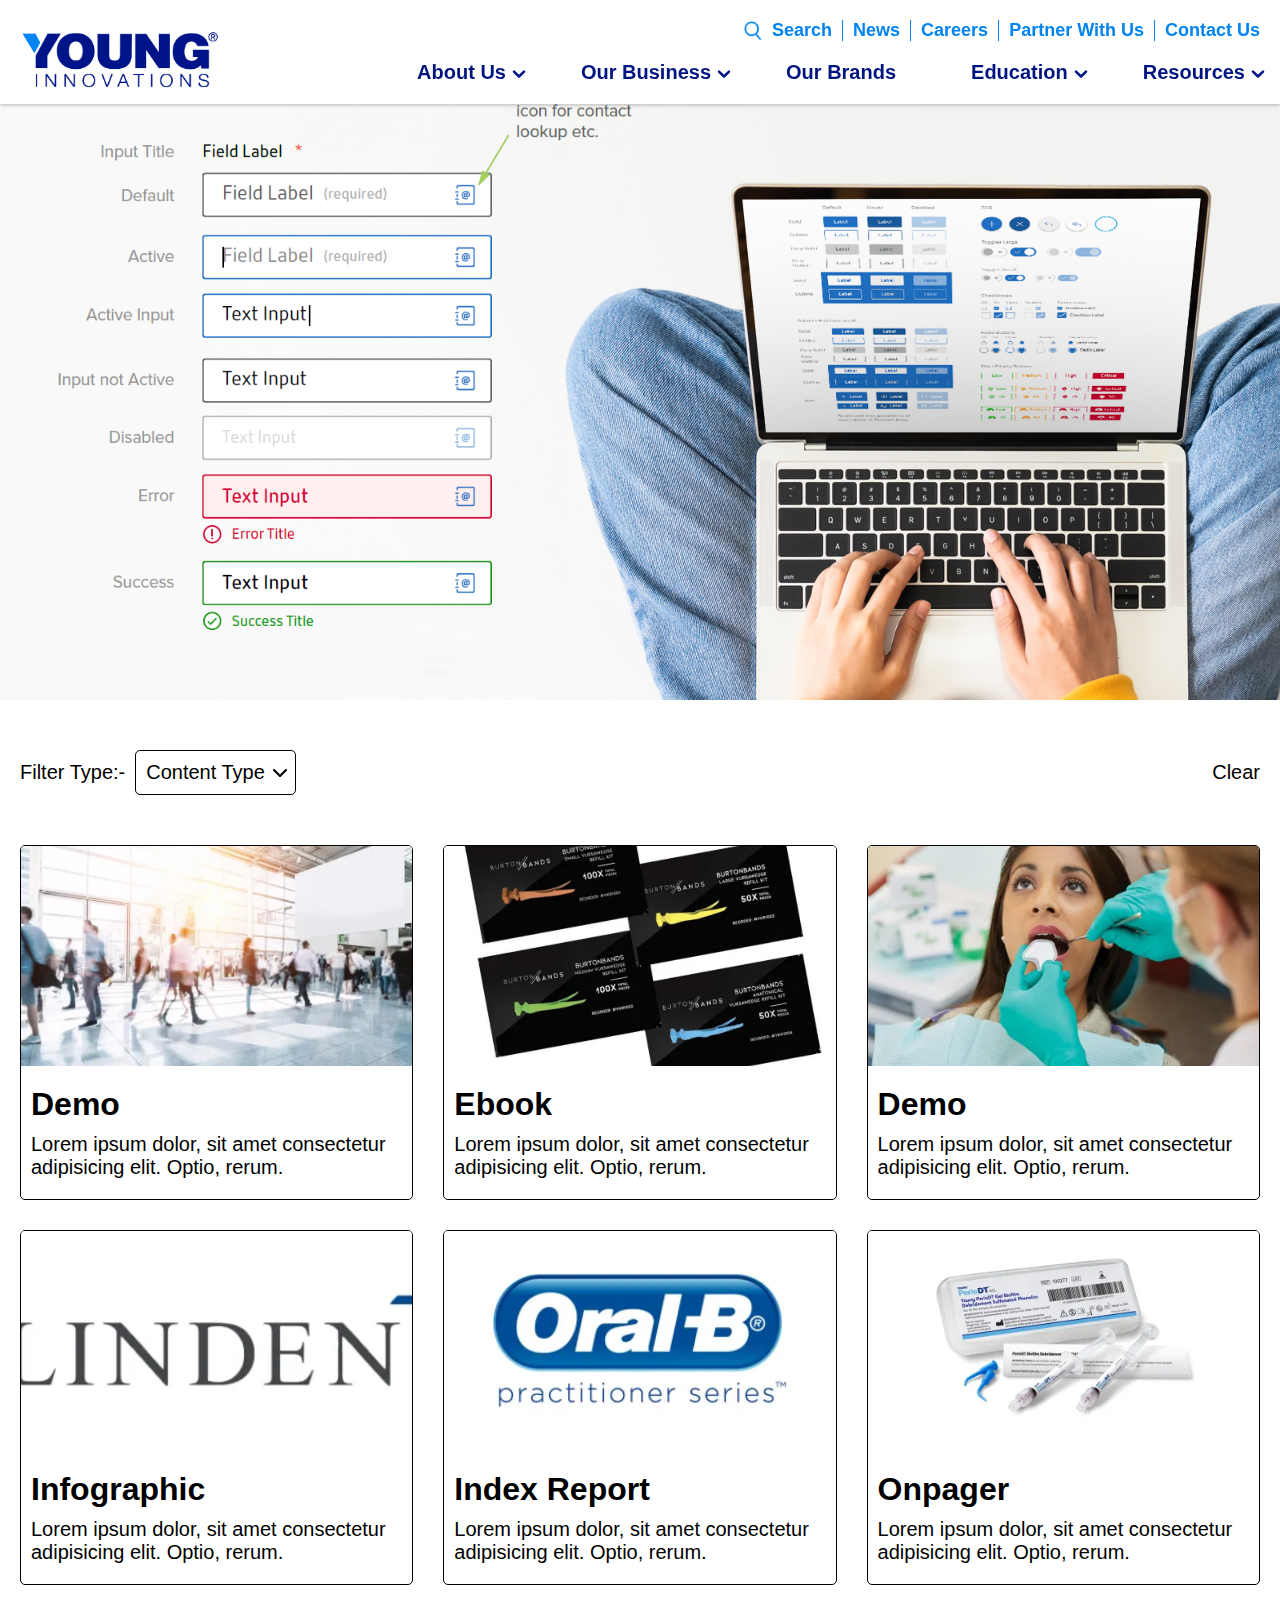
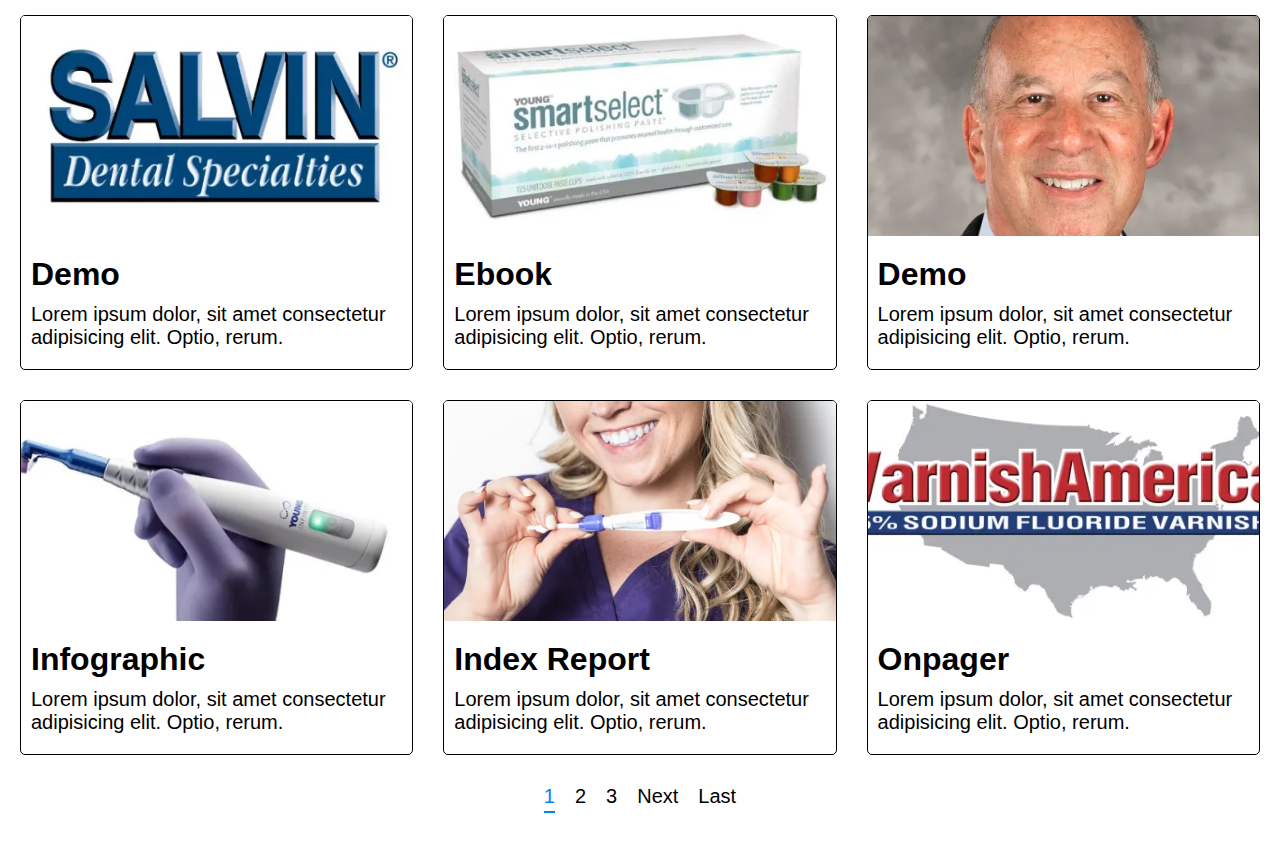
<file: index.html>
<!DOCTYPE html>
<html lang="en">
<head>
    <meta charset="UTF-8">
    <meta name="viewport" content="width=device-width, initial-scale=1.0">
    <title>Document</title>
    <link rel="icon" href="images/favicon.jpg"/>
    <link rel="stylesheet" href="style.css">
</head>
<body>
    <header class="header">
        <div class="headerWrap">
            <div class="container">
                <div class="wrap">
                    <div class="logo-wrap">
                        <a href="/" class="emptyLink">.</a>
                        <img src="images/header/logo.png" alt="Logo">
                    </div>
                    <div class="main-nav">
                        <div class="row">
                            <div class="top-nav">
                                <ul>
                                    <li>
                                        <div class="search-wrap">
                                            <div class="icon-wrap">
                                                <img src="images/header/search_icon.png" alt="Search Icon"> 
                                            </div>
                                            <p>Search</p>
                                        </div>
                                    </li>
                                    <li>
                                        <a href="#">News</a>
                                    </li>
                                    <li>
                                        <a href="#">Careers</a>
                                    </li>
                                    <li>
                                        <a href="#">Partner With Us</a>
                                    </li>
                                    <li>
                                        <a href="#">Contact Us</a>
                                    </li>
                                </ul>
                            </div>
                            <nav>
                                <ul>
                                    <li class="arrow">
                                        <a href="#" >About Us</a>
                                        <div class="subMenu">
                                            <ul>
                                                <li>
                                                    <a href="#">Our History</a>
                                                </li>
                                                <li>
                                                    <a href="#">Our Leadership</a>
                                                </li>
                                                <li>
                                                    <a href="#">Our Core Values</a>
                                                </li>
                                                <li>
                                                    <a href="#">Compliance and ESG</a>
                                                </li>
                                            </ul>
                                        </div>
                                    </li>
                                    <li class="arrow">
                                        <a href="#">Our Business</a>
                                        <div class="subMenu">
                                            <ul>
                                                <li>
                                                    <a href="#">Young Dental</a>
                                                </li>
                                                <li>
                                                    <a href="#">Young Specialties</a>
                                                </li>
                                                <li>
                                                    <a href="#">Young Surgical</a>
                                                </li>
                                            </ul>
                                        </div>
                                    </li>
                                    <li>
                                        <a href="#">Our Brands</a>
                                    </li>
                                    <li class="arrow">
                                        <a href="#" >Education</a>
                                        <div class="subMenu">
                                            <ul>
                                                <li>
                                                    <a href="#">Live CE Webinars</a>
                                                </li>
                                                <li>
                                                    <a href="#">On-Demand CE</a>
                                                </li>
                                                <li>
                                                    <a href="#">Event and Group CE</a>
                                                </li>
                                                <li>
                                                    <a href="#">Training & Demos</a>
                                                </li>
                                                <li>
                                                    <a href="#">Access Your Account</a>
                                                </li>
                                            </ul>
                                        </div>
                                    </li>
                                    <li class="arrow">
                                        <a href="#">Resources</a>
                                        <div class="subMenu last">
                                            <ul>
                                                <li>
                                                    <a href="#">Blog Articles</a>
                                                </li>
                                                <li>
                                                    <a href="#">Product Resources</a>
                                                </li>
                                                <li>
                                                    <a href="#">Quarterly Promotions</a>
                                                </li>
                                            </ul>
                                        </div>
                                    </li>
                                </ul>
                            </nav>
                        </div>
                        <div class="humburger">
                            <span></span>
                            <span></span>
                            <span></span>
                        </div>
                        <div class="mobileSearch">
                            <div class="icon-wrap">
                                <img src="images/header/search_icon.png" alt="Search Icon"> 
                            </div>
                        </div>
                    </div>
                </div>
                <div class="search-box-wrap">
                    <div class="cross-btn">
                        <svg width="24" height="24" viewBox="0 0 24 24" fill="none"
                           xmlns="http://www.w3.org/2000/svg">
                           <path d="M6 6L18 18M6 18L18 6" stroke="#071745" stroke-width="2"
                              stroke-linecap="round" stroke-linejoin="round"></path>
                        </svg>
                    </div>
                    <form action="" >
                        <div class="search-box">
                            <label for=""></label>
                            <input type="text" placeholder="Search">
                        </div>
                    </form>
                </div>
            </div>
        </div>
    </header>
    <section class="hero-banner">
        <div class="bg-img">
            <img src="images/clear-citrix-full-1.png" alt="Hero Banner">
        </div>
    </section>
    <section class="blogs">
        <div class="container">
            <div class="filterWrapper">
                <div class="filterListWrap">
                    <p>Filter Type:- </p>
                    <div class="filter_wrap">
                        <p>Content Type</p>
                        <span class="arrow"></span>
                        <div class="list-wrap">
                            <ul class="list">
                                
                            </ul>
                        </div>
                    </div>
                </div>
                <div class="clear-btn">
                    <p>Clear</p>
                </div>
            </div>
            <div class="card-wrapper">
                
            </div>
            <div class="pagination">
                <ul class="paginationList">
                    
                </ul>
            </div>
        </div>
    </section>

    
    <script src="index.js"></script>
</body>
</html>
</file>
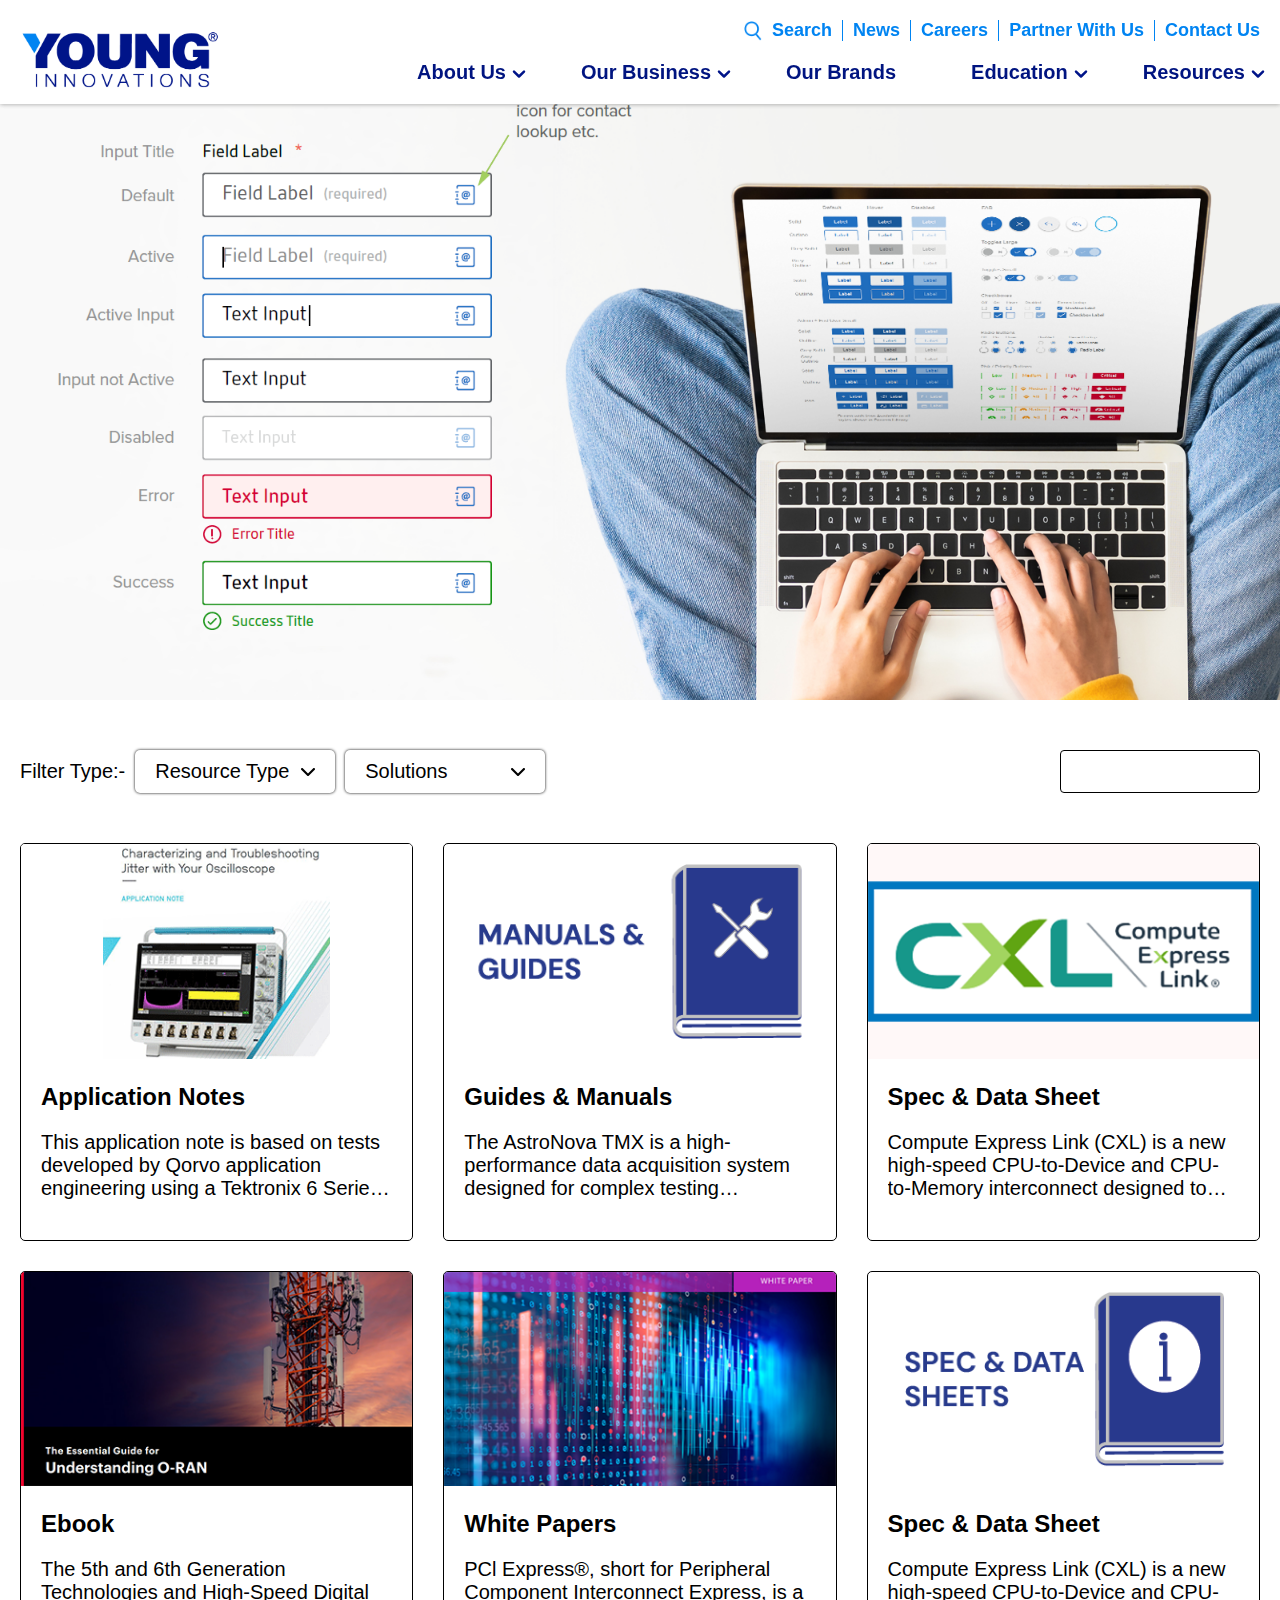
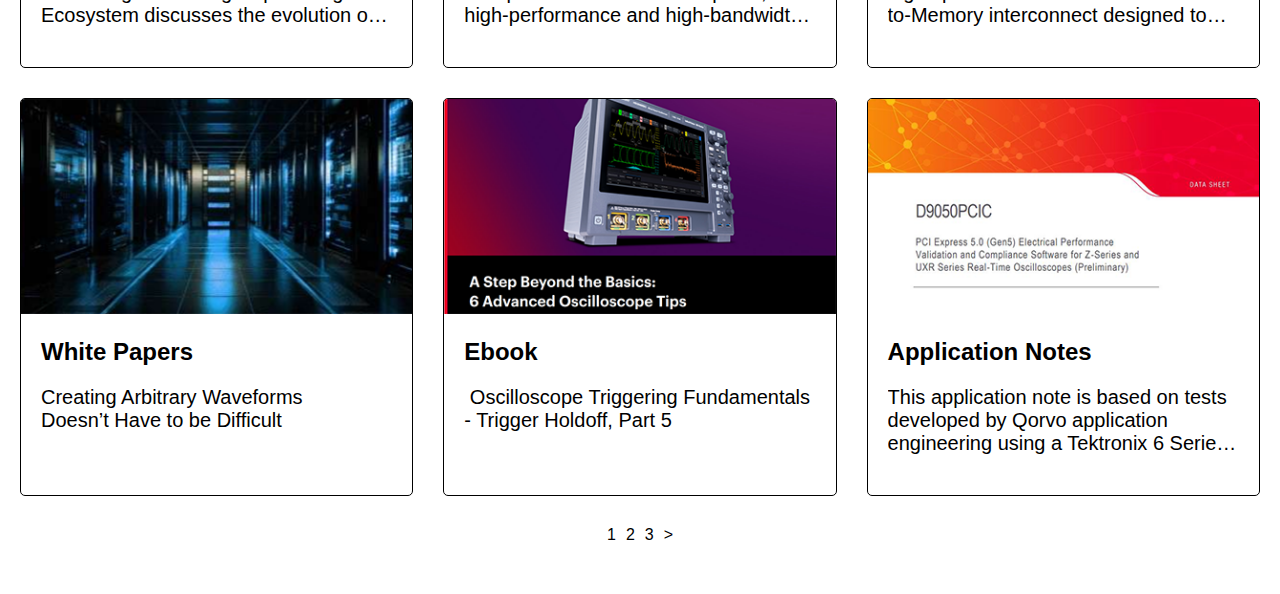
<file: multi-filter.html>
<!DOCTYPE html>
<html lang="en">
<head>
    <meta charset="UTF-8">
    <meta name="viewport" content="width=device-width, initial-scale=1.0">
    <link rel="stylesheet" href="style.css">
    <link rel="stylesheet" href="multi-filter.css">
    <link rel="icon" href="images/favicon.jpg"/>
    <title>Document</title>
</head>
<body>
    <header class="header">
        <div class="headerWrap">
            <div class="container">
                <div class="wrap">
                    <div class="logo-wrap">
                        <a href="/" class="emptyLink">.</a>
                        <img src="images/header/logo.png" alt="Logo">
                    </div>
                    <div class="main-nav">
                        <div class="row">
                            <div class="top-nav">
                                <ul>
                                    <li>
                                        <div class="search-wrap">
                                            <div class="icon-wrap">
                                                <img src="images/header/search_icon.png" alt="Search Icon"> 
                                            </div>
                                            <p>Search</p>
                                        </div>
                                    </li>
                                    <li>
                                        <a href="#">News</a>
                                    </li>
                                    <li>
                                        <a href="#">Careers</a>
                                    </li>
                                    <li>
                                        <a href="#">Partner With Us</a>
                                    </li>
                                    <li>
                                        <a href="#">Contact Us</a>
                                    </li>
                                </ul>
                            </div>
                            <nav>
                                <ul>
                                    <li class="arrow">
                                        <a href="#" >About Us</a>
                                        <div class="subMenu">
                                            <ul>
                                                <li>
                                                    <a href="#">Multi Filter</a>
                                                </li>
                                                <li>
                                                    <a href="pattern.html">Pattern</a>
                                                </li>
                                                <li>
                                                    <a href="#">Our Core Values</a>
                                                </li>
                                                <li>
                                                    <a href="#">Compliance and ESG</a>
                                                </li>
                                            </ul>
                                        </div>
                                    </li>
                                    <li class="arrow">
                                        <a href="#">Our Business</a>
                                        <div class="subMenu">
                                            <ul>
                                                <li>
                                                    <a href="#">Young Dental</a>
                                                </li>
                                                <li>
                                                    <a href="#">Young Specialties</a>
                                                </li>
                                                <li>
                                                    <a href="#">Young Surgical</a>
                                                </li>
                                            </ul>
                                        </div>
                                    </li>
                                    <li>
                                        <a href="#">Our Brands</a>
                                    </li>
                                    <li class="arrow">
                                        <a href="#" >Education</a>
                                        <div class="subMenu">
                                            <ul>
                                                <li>
                                                    <a href="#">Live CE Webinars</a>
                                                </li>
                                                <li>
                                                    <a href="#">On-Demand CE</a>
                                                </li>
                                                <li>
                                                    <a href="#">Event and Group CE</a>
                                                </li>
                                                <li>
                                                    <a href="#">Training & Demos</a>
                                                </li>
                                                <li>
                                                    <a href="#">Access Your Account</a>
                                                </li>
                                            </ul>
                                        </div>
                                    </li>
                                    <li class="arrow">
                                        <a href="#">Resources</a>
                                        <div class="subMenu last">
                                            <ul>
                                                <li>
                                                    <a href="#">Blog Articles</a>
                                                </li>
                                                <li>
                                                    <a href="#">Product Resources</a>
                                                </li>
                                                <li>
                                                    <a href="#">Quarterly Promotions</a>
                                                </li>
                                            </ul>
                                        </div>
                                    </li>
                                </ul>
                            </nav>
                        </div>
                        <div class="humburger">
                            <span></span>
                            <span></span>
                            <span></span>
                        </div>
                        <div class="mobileSearch">
                            <div class="icon-wrap">
                                <img src="images/header/search_icon.png" alt="Search Icon"> 
                            </div>
                        </div>
                    </div>
                </div>
                <div class="search-box-wrap">
                    <div class="cross-btn">
                        <svg width="24" height="24" viewBox="0 0 24 24" fill="none"
                           xmlns="http://www.w3.org/2000/svg">
                           <path d="M6 6L18 18M6 18L18 6" stroke="#071745" stroke-width="2"
                              stroke-linecap="round" stroke-linejoin="round"></path>
                        </svg>
                    </div>
                    <form action="" >
                        <div class="search-box">
                            <label for=""></label>
                            <input type="text" placeholder="Search">
                        </div>
                    </form>
                </div>
            </div>
        </div>
    </header>
    <section class="hero-banner">
        <div class="bg-img">
            <img src="images/clear-citrix-full-1.png" alt="Hero Banner">
        </div>
    </section>
    <section class="news-filter">
        <div class="container">
            <div class="multiFilter">
                <div class="multi-wrap">
                    <p>Filter Type:- </p>
                    <div class="multi_filter_wrap resource">
                        <p>Resource Type</p>
                        <span class="arrow"></span>
                        <div class="list-wrap">
                            <ul class="list">
                                
                            </ul>
                        </div>
                    </div>
                    <div class="multi_filter_wrap solution">
                        <p>Solutions</p>
                        <span class="arrow"></span>
                        <div class="list-wrap">
                            <ul class="list">
                                
                            </ul>
                        </div>
                    </div>
                </div>
                <div class="searchWrap">
                    <form action="">
                        <div class="search">
                            <input type="text" class="searchInput">
                        </div>
                    </form>
                    
                </div>
                <div class="clear-btn">
                    <p>Clear</p>
                </div>
            </div>
            <div class="selectedWrap">
                <ul>
                  
                </ul>
            </div>
            <div class="card-wrapper">
                
            </div>
            <div class="pagination">
                <ul class="paginationList">
                    
                </ul>
            </div>
        </div>
    </section>

    <script src="index.js"></script>
    <script src="multi-filter.js"></script>
</body>
</html>
</file>
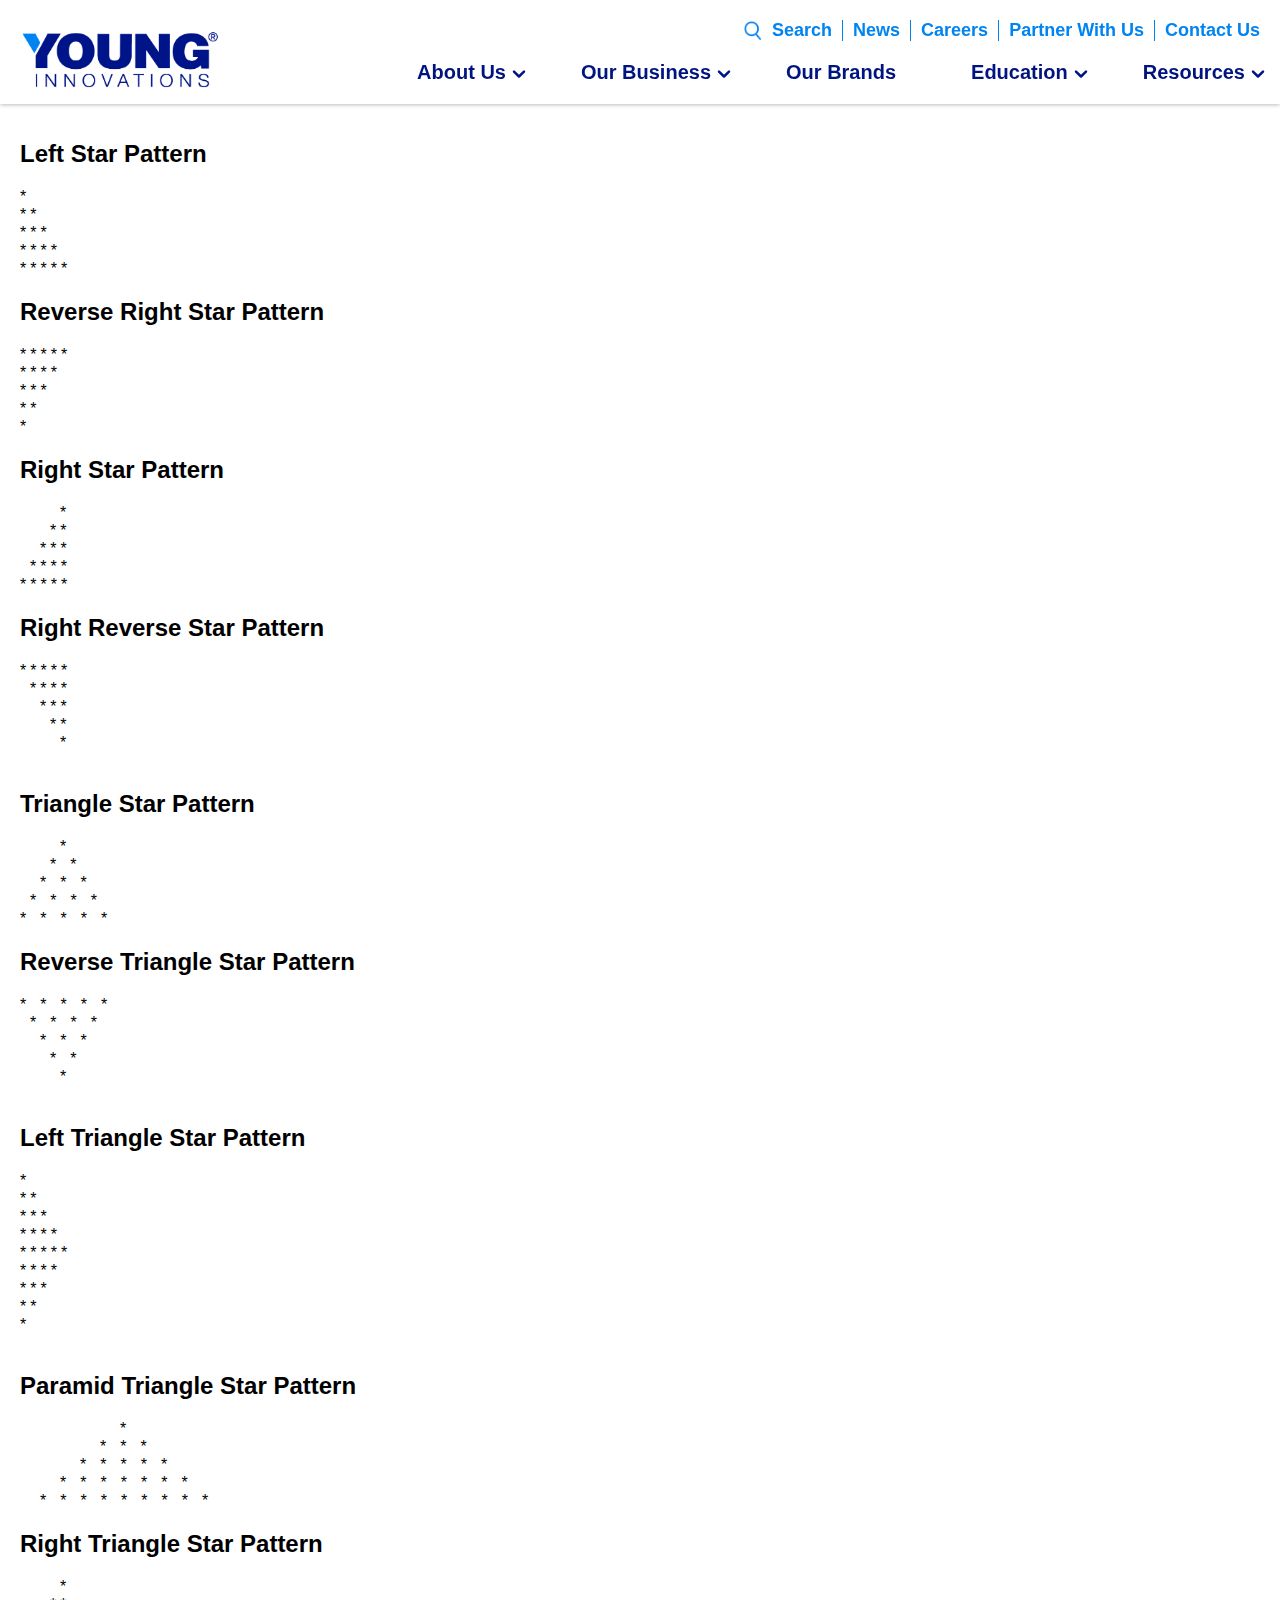
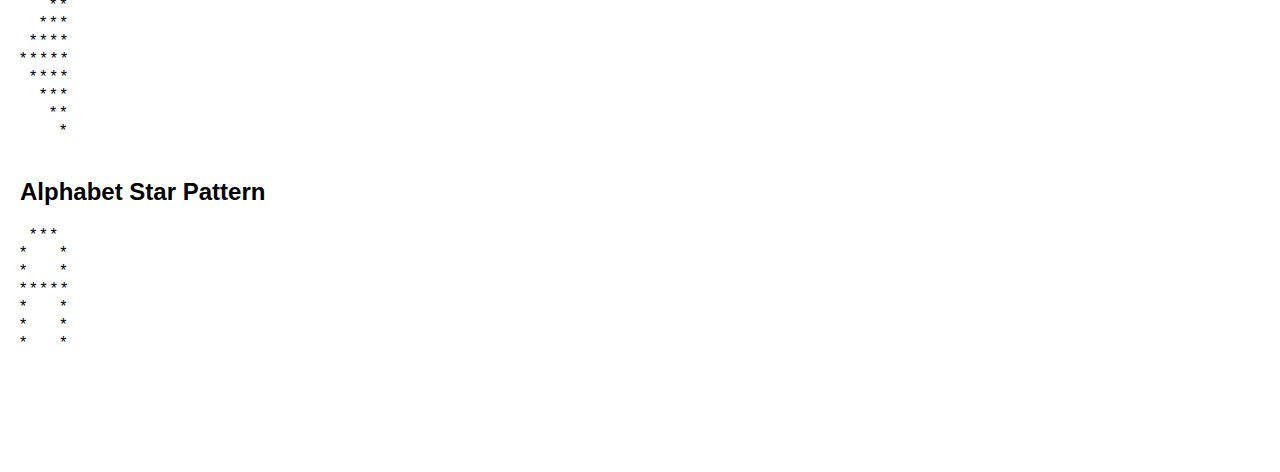
<file: pattern.html>
<!DOCTYPE html>
<html lang="en">
<head>
    <meta charset="UTF-8">
    <meta name="viewport" content="width=device-width, initial-scale=1.0">
    <title>Document</title>
    <link rel="icon" href="images/favicon.jpg"/>
    <link rel="stylesheet" href="style.css">
    <link rel="stylesheet" href="patternWrap.css">
</head>
<body>
    <header class="header">
        <div class="headerWrap">
            <div class="container">
                <div class="wrap">
                    <div class="logo-wrap">
                        <a href="/" class="emptyLink">.</a>
                        <img src="images/header/logo.png" alt="Logo">
                    </div>
                    <div class="main-nav">
                        <div class="row">
                            <div class="top-nav">
                                <ul>
                                    <li>
                                        <div class="search-wrap">
                                            <div class="icon-wrap">
                                                <img src="images/header/search_icon.png" alt="Search Icon"> 
                                            </div>
                                            <p>Search</p>
                                        </div>
                                    </li>
                                    <li>
                                        <a href="#">News</a>
                                    </li>
                                    <li>
                                        <a href="#">Careers</a>
                                    </li>
                                    <li>
                                        <a href="#">Partner With Us</a>
                                    </li>
                                    <li>
                                        <a href="#">Contact Us</a>
                                    </li>
                                </ul>
                            </div>
                            <nav>
                                <ul>
                                    <li class="arrow">
                                        <a href="#" >About Us</a>
                                        <div class="subMenu">
                                            <ul>
                                                <li>
                                                    <a href="multi-filter.html">Multi Filter</a>
                                                </li>
                                                <li>
                                                    <a href="pattern.html">Pattern</a>
                                                </li>
                                                <li>
                                                    <a href="#">Our Core Values</a>
                                                </li>
                                                <li>
                                                    <a href="#">Compliance and ESG</a>
                                                </li>
                                            </ul>
                                        </div>
                                    </li>
                                    <li class="arrow">
                                        <a href="#">Our Business</a>
                                        <div class="subMenu">
                                            <ul>
                                                <li>
                                                    <a href="#">Young Dental</a>
                                                </li>
                                                <li>
                                                    <a href="#">Young Specialties</a>
                                                </li>
                                                <li>
                                                    <a href="#">Young Surgical</a>
                                                </li>
                                            </ul>
                                        </div>
                                    </li>
                                    <li>
                                        <a href="#">Our Brands</a>
                                    </li>
                                    <li class="arrow">
                                        <a href="#" >Education</a>
                                        <div class="subMenu">
                                            <ul>
                                                <li>
                                                    <a href="#">Live CE Webinars</a>
                                                </li>
                                                <li>
                                                    <a href="#">On-Demand CE</a>
                                                </li>
                                                <li>
                                                    <a href="#">Event and Group CE</a>
                                                </li>
                                                <li>
                                                    <a href="#">Training & Demos</a>
                                                </li>
                                                <li>
                                                    <a href="#">Access Your Account</a>
                                                </li>
                                            </ul>
                                        </div>
                                    </li>
                                    <li class="arrow">
                                        <a href="#">Resources</a>
                                        <div class="subMenu last">
                                            <ul>
                                                <li>
                                                    <a href="#">Blog Articles</a>
                                                </li>
                                                <li>
                                                    <a href="#">Product Resources</a>
                                                </li>
                                                <li>
                                                    <a href="#">Quarterly Promotions</a>
                                                </li>
                                            </ul>
                                        </div>
                                    </li>
                                </ul>
                            </nav>
                        </div>
                        <div class="humburger">
                            <span></span>
                            <span></span>
                            <span></span>
                        </div>
                        <div class="mobileSearch">
                            <div class="icon-wrap">
                                <img src="images/header/search_icon.png" alt="Search Icon"> 
                            </div>
                        </div>
                    </div>
                </div>
                <div class="search-box-wrap">
                    <div class="cross-btn">
                        <svg width="24" height="24" viewBox="0 0 24 24" fill="none"
                           xmlns="http://www.w3.org/2000/svg">
                           <path d="M6 6L18 18M6 18L18 6" stroke="#071745" stroke-width="2"
                              stroke-linecap="round" stroke-linejoin="round"></path>
                        </svg>
                    </div>
                    <form action="" >
                        <div class="search-box">
                            <label for=""></label>
                            <input type="text" placeholder="Search">
                        </div>
                    </form>
                </div>
            </div>
        </div>
    </header>
    <section class="patternWarp">
        <div class="container">
            <h2>Left Star Pattern</h2>
            <div class="left-star-pattern">

            </div>
            <h2>Reverse Right Star Pattern</h2>
            <div class="reverse-right-pattern">

            </div>
            <h2>Right Star Pattern</h2>
            <div class="right-pattern">

            </div>
            <h2>Right Reverse Star Pattern</h2>
            <div class="right-rev-pattern">

            </div>
            <h2>Triangle Star Pattern</h2>
            <div class="triangle-pattern">

            </div>
            <h2>Reverse Triangle Star Pattern</h2>
            <div class="rev-triangle-pattern">

            </div>
            <h2>Left Triangle Star Pattern</h2>
            <div class="left-triangle-pattern">

            </div>
            <h2>Paramid Triangle Star Pattern</h2>
            <div class="paramid-triangle-pattern">

            </div>
            <h2>Right Triangle Star Pattern</h2>
            <div class="right-triangle-pattern">

            </div>
            <h2>Alphabet Star Pattern</h2>
            <div class="alphabet-pattern">

            </div>
        </div>
    </section>
    <script src="index.js"></script>
    <script src="pattern.js"></script>
</body>

</html>
</file>
<file: style.css>
* {
  margin: 0;
  padding: 0;
  box-sizing: border-box;
  scroll-behavior: smooth;
}

a, p, li, span, h1, h2, h3, h4, h5, h6 {
  font-family: proxima-nova, sans-serif;
}

.container {
  position: relative;
  max-width: 1400px;
  width: 100%;
  margin: 0 auto;
  padding: 0 20px;
}

section {
  position: relative;
  max-width: 1800px;
  width: 100%;
  margin: 0 auto;
  padding: 50px 0;
  overflow: hidden;
}

.emptyLink {
  position: absolute;
  top: 0;
  left: 0;
  bottom: 0;
  font-size: 0;
  width: 100%;
  height: 100%;
  z-index: 2;
}

ul {
  list-style: none;
}

p {
  font-size: 20px;
}

a {
  font-size: 20px;
  text-decoration: none;
}

header {
  position: fixed;
  top: 0;
  left: 0;
  width: 100%;
  box-shadow: 0 0 5px 0 rgba(0, 0, 0, 0.2);
  z-index: 99;
}
header .headerWrap {
  position: relative;
  background: white;
  box-shadow: 0 0 5px 0 rgba(0, 0, 0, 0.2);
}
header .wrap {
  position: relative;
  display: flex;
  align-items: center;
  justify-content: space-between;
  padding: 20px 0 0;
}
@media (max-width: 991px) {
  header .wrap {
    padding: 20px 0;
  }
}
header .logo-wrap {
  position: relative;
  max-width: 200px;
  width: 100%;
}
@media (max-width: 991px) {
  header .logo-wrap {
    padding-bottom: 0;
  }
}
@media (max-width: 595px) {
  header .logo-wrap {
    max-width: 130px;
  }
}
header .logo-wrap img {
  width: 100%;
  height: 100%;
  -o-object-fit: cover;
     object-fit: cover;
}
@media (max-width: 991px) {
  header .main-nav {
    display: flex;
    flex-direction: row-reverse;
    align-items: center;
  }
}
header .main-nav .arrow::before {
  content: "";
  position: absolute;
  top: 3px;
  right: -8px;
  width: 20px;
  height: 20px;
  background: url("images/header/down-arow.svg") no-repeat;
  background-size: cover;
  transform: rotate(90deg);
  transition: all 0.3s ease-in-out;
}
@media (max-width: 991px) {
  header .main-nav .arrow::before {
    right: 0;
    top: 10px;
    cursor: pointer;
  }
}
header .main-nav .arrow.rotate::before {
  transform: rotate(270deg);
}
@media (max-width: 991px) {
  header .main-nav .row {
    position: absolute;
    top: 105px;
    background: white;
    height: 0;
    opacity: 0;
    visibility: hidden;
    width: calc(100% + 40px);
    left: -20px;
    z-index: 9;
    transition: all 0.3s ease-in-out;
    display: flex;
    flex-direction: column-reverse;
    flex-wrap: wrap;
    justify-content: start;
  }
}
@media (max-width: 991px) {
  header .main-nav .row.mobileHeaderShow {
    opacity: 1;
    visibility: visible;
    height: 100vh;
  }
}
@media (max-width: 991px) {
  header .main-nav .row.mobileHeaderShow .top-nav {
    display: block;
  }
}
header .main-nav .top-nav {
  position: relative;
  margin-bottom: 20px;
}
@media (max-width: 991px) {
  header .main-nav .top-nav {
    display: none;
    padding: 0 20px 20px;
    margin-bottom: 0;
  }
}
header .main-nav .top-nav ul {
  display: flex;
  align-items: center;
  width: 100%;
  justify-content: end;
}
@media (max-width: 991px) {
  header .main-nav .top-nav ul {
    display: block;
    justify-content: start;
  }
}
header .main-nav .top-nav ul li {
  margin-right: 10px;
  padding-right: 10px;
  border-right: solid 1px #0084f2;
}
@media (max-width: 991px) {
  header .main-nav .top-nav ul li {
    border: unset;
    padding: 10px 0;
    margin-right: 0;
    border-bottom: solid 1px #001480;
  }
}
header .main-nav .top-nav ul li .search-wrap {
  display: flex;
  align-items: center;
}
header .main-nav .top-nav ul li .search-wrap .icon-wrap {
  width: 18px;
  height: 20px;
  margin-right: 10px;
  cursor: pointer;
}
@media (max-width: 991px) {
  header .main-nav .top-nav ul li .search-wrap .icon-wrap {
    display: none;
  }
}
header .main-nav .top-nav ul li .search-wrap .icon-wrap img {
  width: 100%;
  height: 100%;
  -o-object-fit: cover;
     object-fit: cover;
}
header .main-nav .top-nav ul li .search-wrap p {
  color: #0084f2;
  font-size: 18px;
  cursor: pointer;
  font-weight: bold;
  transition: all 0.3s ease-in-out;
}
header .main-nav .top-nav ul li .search-wrap p:hover {
  color: #001480;
}
@media (max-width: 991px) {
  header .main-nav .top-nav ul li .search-wrap p {
    color: #001480;
  }
}
header .main-nav .top-nav ul li a {
  color: #0084f2;
  font-size: 18px;
  font-weight: bold;
  transition: all 0.3s ease-in-out;
}
header .main-nav .top-nav ul li a:hover {
  color: #001480;
}
@media (max-width: 991px) {
  header .main-nav .top-nav ul li a {
    color: #001480;
  }
}
header .main-nav .top-nav ul li:last-child {
  margin-right: 0;
  padding-right: 0;
  border-right: solid 0px;
}
@media (max-width: 991px) {
  header .main-nav nav {
    position: relative;
    width: 100%;
    z-index: 9;
    overflow: hidden;
  }
}
header .main-nav nav > ul {
  display: flex;
  align-items: center;
  width: 100%;
  position: relative;
  justify-content: end;
}
@media (max-width: 991px) {
  header .main-nav nav > ul {
    display: block;
    padding: 0 20px 0;
  }
}
header .main-nav nav > ul li {
  position: relative;
  margin-right: 60px;
  padding-bottom: 20px;
}
header .main-nav nav > ul li:last-child {
  margin: 0;
}
@media (max-width: 1200px) and (min-width: 1080px) {
  header .main-nav nav > ul li:last-child a {
    margin: 0;
  }
}
@media (max-width: 1200px) and (min-width: 1080px) {
  header .main-nav nav > ul li {
    margin-right: 30px;
  }
}
@media (max-width: 1081px) and (min-width: 992px) {
  header .main-nav nav > ul li {
    margin-right: 30px;
    font-size: 18px;
  }
}
@media (max-width: 991px) {
  header .main-nav nav > ul li {
    margin-right: 0;
    padding: 10px 0;
    border-bottom: solid 1px #001480;
  }
}
header .main-nav nav > ul li a {
  position: relative;
  color: #001480;
  padding-right: 15px;
  font-weight: bold;
}
@media (max-width: 1200px) {
  header .main-nav nav > ul li a {
    font-size: 18px;
    display: inline-block;
  }
}
header .main-nav .humburger {
  display: none;
}
@media (max-width: 991px) {
  header .main-nav .humburger {
    position: relative;
    width: 26px;
    height: 21px;
    right: -5px;
    display: flex;
    cursor: pointer;
    flex-direction: column;
    justify-content: space-between;
  }
}
header .main-nav .humburger span {
  position: relative;
  display: inline-block;
  width: 100%;
  height: 3px;
  border-radius: 3px;
  background-color: #000;
}
header .main-nav .humburger span:first-child {
  transform-origin: 0% 0%;
  transition: transform 0.4s ease-in-out;
}
header .main-nav .humburger span:nth-child(2) {
  transition: transform 0.2s ease-in-out;
}
header .main-nav .humburger span:last-child {
  transform-origin: 0% 100%;
  transition: transform 0.4s ease-in-out;
}
header .main-nav .humburger.active span:first-child {
  transform: rotate(45deg);
}
header .main-nav .humburger.active span:nth-child(2) {
  opacity: 0;
  transform: scaleY(0);
}
header .main-nav .humburger.active span:nth-child(3) {
  transform: rotate(-45deg);
}
header .main-nav .mobileSearch {
  display: none;
}
@media (max-width: 991px) {
  header .main-nav .mobileSearch {
    display: block;
    cursor: pointer;
    margin-right: 10px;
  }
}
@media (max-width: 991px) {
  header .main-nav .mobileSearch .icon-wrap {
    width: 22px;
    height: 24px;
  }
}
header .search-box-wrap {
  position: absolute;
  top: -100%;
  left: 0;
  width: 100%;
  height: auto;
  padding: 40px 20px 20px;
  opacity: 0;
  z-index: -1;
  visibility: hidden;
  background: white;
  transition: all 0.3s ease-in-out;
}
header .search-box-wrap.show-search {
  position: absolute;
  opacity: 1;
  visibility: visible;
}
header .search-box-wrap .cross-btn {
  position: absolute;
  width: 20px;
  height: 20px;
  top: 10px;
  right: 20px;
  cursor: pointer;
}
header .search-box-wrap form .search-box input {
  position: relative;
  padding: 12px 10px;
  width: 100%;
  height: 100%;
  font-size: 18px;
  border: solid 2px #0084f2;
  border-radius: 8px;
}
header .subMenu {
  position: absolute;
  top: 40px;
  width: 220px;
  height: 0;
  opacity: 1;
  visibility: visible;
  background: white;
  overflow: hidden;
  box-shadow: 0px 2px 3px 0px rgba(0, 0, 0, 0.2);
  z-index: 9;
  transition: all 0.3s ease;
}
@media (max-width: 991px) {
  header .subMenu {
    position: relative;
    top: 0;
    width: 100%;
    height: 0;
    display: block;
    box-shadow: none;
    overflow: hidden;
  }
}
header .subMenu.last {
  left: -30px;
}
@media (max-width: 991px) {
  header .subMenu.last {
    left: 0;
  }
}
header .subMenu.active {
  height: auto;
}
@media (max-width: 991px) {
  header .subMenu.active:last-child ul li {
    margin-bottom: 15px;
  }
}
@media (max-width: 991px) and (max-width: 991px) {
  header .subMenu.active:last-child ul li {
    margin-bottom: 0;
    padding-bottom: 0;
    border: unset;
  }
}
@media (max-width: 991px) {
  header .subMenu.active:last-child ul li:last-child {
    margin-bottom: 0;
  }
}
header .subMenu > ul {
  display: block !important;
  padding: 20px 10px;
}
@media (max-width: 991px) {
  header .subMenu > ul {
    padding: 0 0 10px 10px;
    border: unset;
  }
}
header .subMenu > ul li {
  margin-right: 0 !important;
}
header .subMenu > ul li a {
  color: #001480;
  font-size: 18px;
  transition: all 0.3s ease-in-out;
}
header .subMenu > ul li a:hover {
  color: #0084f2 !important;
}
header .subMenu > ul li:last-child {
  padding-bottom: 0;
}

.hero-banner {
  padding: 0;
  height: 700px;
}
@media (min-width: 768px) and (max-width: 1200px) {
  .hero-banner {
    height: 500px;
  }
}
@media (max-width: 595px) {
  .hero-banner {
    height: 300px;
  }
}
@media (min-width: 595px) and (max-width: 767px) {
  .hero-banner {
    height: 500px;
  }
}
.hero-banner .bg-img {
  position: relative;
  width: 100%;
  height: 100%;
}
.hero-banner .bg-img img {
  width: 100%;
  height: 100%;
  -o-object-fit: cover;
     object-fit: cover;
}

.blogs .filterWrapper {
  display: flex;
  align-items: center;
  justify-content: space-between;
  width: 100%;
}
@media (max-width: 595px) {
  .blogs .filterWrapper {
    flex-wrap: wrap;
  }
}
.blogs .filterListWrap {
  position: relative;
  display: flex;
  align-items: center;
}
@media (max-width: 595px) {
  .blogs .filterListWrap {
    flex-wrap: wrap;
    width: 100%;
  }
}
.blogs .filterListWrap .filter_wrap {
  position: relative;
  width: auto;
  padding: 10px 30px 10px 10px;
  margin-left: 10px;
  border: solid 1px black;
  border-radius: 5px;
  cursor: pointer;
}
@media (max-width: 595px) {
  .blogs .filterListWrap .filter_wrap {
    max-width: 350px;
    width: 100%;
    margin-left: 10px;
    margin-top: 10px;
  }
}
@media (max-width: 480px) {
  .blogs .filterListWrap .filter_wrap {
    margin-left: 0;
  }
}
.blogs .filterListWrap .filter_wrap p {
  font-size: 20px;
}
@media (max-width: 767px) {
  .blogs .filterListWrap .filter_wrap p {
    font-size: 18px;
  }
}
@media (max-width: 595px) {
  .blogs .filterListWrap .filter_wrap p {
    width: 100%;
  }
}
.blogs .filterListWrap .filter_wrap .arrow::after {
  content: "";
  position: absolute;
  top: 50%;
  right: 8px;
  width: 14px;
  height: 8px;
  transform: translateY(-50%);
  background: url("images/dropDown.png") no-repeat;
  background-size: cover;
}
.blogs .filterListWrap .filter_wrap .list-wrap {
  position: absolute;
  left: 0;
  top: 43px;
  width: 100%;
  height: 0;
  opacity: 0;
  visibility: hidden;
  border: solid 1px black;
  background-color: white;
  list-style: none;
  box-shadow: 0 0 0 0 rgb(0, 0, 0);
  z-index: 2;
}
.blogs .filterListWrap .filter_wrap .list-wrap.active {
  height: auto;
  opacity: 1;
  visibility: visible;
}
.blogs .filterListWrap .filter_wrap .list-wrap ul {
  padding: 10px;
}
.blogs .filterListWrap .filter_wrap .list-wrap ul li {
  padding: 0 0 10px;
}
.blogs .clear-btn {
  margin-left: 10px;
  cursor: pointer;
}
@media (max-width: 595px) {
  .blogs .clear-btn {
    width: 100%;
    margin-top: 10px;
    margin-left: 0;
  }
}
.blogs .card-wrapper {
  position: relative;
  margin-top: 50px;
  display: flex;
  flex-wrap: wrap;
  align-items: center;
  width: calc(100% + 30px);
  flex: 0 0 calc(100% + 30px);
  margin-left: -15px;
}
@media (max-width: 991px) {
  .blogs .card-wrapper {
    width: calc(100% + 20px);
    flex: 0 0 calc(100% + 20px);
    margin-left: -10px;
  }
}
@media (max-width: 595px) {
  .blogs .card-wrapper {
    width: 100%;
    margin-left: 0;
    margin-top: 30px;
  }
}
.blogs .card-wrapper .card {
  position: relative;
  flex: 0 0 calc(33.33% - 30px);
  width: calc(33.33% - 30px);
  margin: 0 15px 30px;
  border: solid 1px black;
  border-radius: 5px;
  z-index: 1;
  border-radius: 5px;
  overflow: hidden;
}
@media (min-width: 768px) and (max-width: 991px) {
  .blogs .card-wrapper .card {
    flex: 0 0 calc(50% - 20px);
    width: calc(50% - 20px);
    margin: 0 10px 20px;
  }
}
@media (max-width: 767px) {
  .blogs .card-wrapper .card {
    width: calc(50% - 20px);
    flex: 0 0 calc(50% - 20px);
    margin: 0 10px 20px;
  }
}
@media (max-width: 595px) {
  .blogs .card-wrapper .card {
    max-width: 300px;
    flex: 0 0 100%;
    width: 100%;
    margin: 0 auto 20px;
  }
}
@media (max-width: 480px) {
  .blogs .card-wrapper .card {
    width: 100%;
    flex: 0 0 100%;
  }
}
.blogs .card-wrapper .card h4 {
  font-size: 32px;
}
@media (max-width: 767px) {
  .blogs .card-wrapper .card h4 {
    font-size: 28px;
  }
}
.blogs .card-wrapper .card p {
  font-size: 20px;
  margin-top: 10px;
}
@media (max-width: 767px) {
  .blogs .card-wrapper .card p {
    font-size: 18px;
  }
}
.blogs .card-wrapper .card .img-wrap {
  position: relative;
  width: 100%;
  max-height: 220px;
  height: 220px;
  overflow: hidden;
}
@media (max-width: 595px) {
  .blogs .card-wrapper .card .img-wrap {
    height: 100%;
  }
}
@media (min-width: 596px) and (max-width: 767px) {
  .blogs .card-wrapper .card .img-wrap {
    max-height: 150px;
    height: 150px;
  }
}
@media (min-width: 768px) and (max-width: 991px) {
  .blogs .card-wrapper .card .img-wrap {
    max-height: 180px;
    height: 180px;
  }
}
@media (min-width: 992px) and (max-width: 1200px) {
  .blogs .card-wrapper .card .img-wrap {
    max-height: 180px;
    height: 180px;
  }
}
.blogs .card-wrapper .card .img-wrap img {
  width: 100%;
  height: 100%;
  -o-object-fit: cover;
     object-fit: cover;
}
.blogs .card-wrapper .card .wrap {
  padding: 20px 10px;
}
.blogs .pagination {
  position: relative;
  width: 100%;
}
.blogs .pagination .paginationList {
  position: relative;
  display: flex;
  align-items: center;
  justify-content: center;
}
.blogs .pagination .paginationList li {
  position: relative;
  margin: 0 10px;
  font-size: 20px;
  cursor: pointer;
  padding-bottom: 5px;
  transition: all 0.3s ease-in-out;
}
.blogs .pagination .paginationList li::after {
  content: "";
  position: absolute;
  bottom: 0;
  left: 0;
  width: 0;
  border-bottom: solid 2px transparent;
  transition: all 0.3s ease-in-out;
}
.blogs .pagination .paginationList li span {
  display: inline-block;
}
.blogs .pagination .paginationList li:hover {
  color: #0084f2;
}
.blogs .pagination .paginationList li:hover::after {
  width: 100%;
  border-bottom: solid 2px #0084f2;
}
.blogs .pagination .paginationList li.active {
  color: #0084f2;
}
.blogs .pagination .paginationList li.active::after {
  width: 100%;
  border-bottom: solid 2px #0084f2;
}/*# sourceMappingURL=style.css.map */
</file>
<file: multi-filter.css>
.news-filter {
  position: relative;
  width: 100%;
}
.news-filter .multiFilter {
  position: relative;
  display: flex;
  align-items: center;
  width: 100%;
}
.news-filter .multiFilter .clear-btn {
  position: relative;
  cursor: pointer;
  margin-left: 10px;
}
.news-filter .multiFilter .searchWrap {
  position: relative;
  width: 200px;
}
.news-filter .multiFilter .searchWrap form {
  width: 100%;
}
.news-filter .multiFilter .searchWrap form .search {
  width: 100%;
}
.news-filter .multiFilter .searchWrap form input {
  width: 100%;
  padding: 5px;
  border: solid 1px #000;
  border-radius: 4px;
  height: 43px;
  font-size: 20px;
}
.news-filter .multiFilter .searchWrap form input:focus {
  outline: none;
  border: solid 1px #000;
}
.news-filter .multi-wrap {
  position: relative;
  display: flex;
  align-items: center;
  width: calc(100% - 200px);
}
.news-filter .multi-wrap .multi_filter_wrap {
  position: relative;
  width: 200px;
  padding: 10px 30px 10px 20px;
  margin-left: 10px;
  box-shadow: 0px 0px 3px 0px rgb(0, 0, 0);
  border-radius: 5px;
  cursor: pointer;
}
.news-filter .multi-wrap .multi_filter_wrap.solution .list-wrap {
  width: 300px;
}
.news-filter .multi-wrap .multi_filter_wrap .list-wrap {
  position: absolute;
  left: 50%;
  top: 44px;
  width: 200px;
  height: 0;
  opacity: 0;
  visibility: hidden;
  background-color: white;
  list-style: none;
  box-shadow: 0px 5px 6px 0px rgb(0, 0, 0);
  z-index: 6;
  overflow: hidden;
  transform: translateX(-50%);
  transition: height 0.3s ease-in-out;
}
.news-filter .multi-wrap .multi_filter_wrap .list-wrap.active {
  height: auto;
  opacity: 1;
  visibility: visible;
}
.news-filter .multi-wrap .multi_filter_wrap .list-wrap ul {
  position: relative;
  padding: 10px;
}
.news-filter .multi-wrap .multi_filter_wrap .list-wrap ul li {
  margin-bottom: 10px;
}
.news-filter .multi-wrap .multi_filter_wrap .list-wrap ul li .item {
  position: relative;
}
.news-filter .multi-wrap .multi_filter_wrap .list-wrap ul li .item label {
  display: inline-block;
  position: relative;
}
.news-filter .multi-wrap .multi_filter_wrap .list-wrap ul li .item label input {
  display: inline-block;
}
.news-filter .multi-wrap .multi_filter_wrap .list-wrap ul li .item label span {
  padding-left: 10px;
}
.news-filter .multi-wrap .multi_filter_wrap .arrow::after {
  content: "";
  position: absolute;
  top: 50%;
  right: 20px;
  width: 14px;
  height: 8px;
  transform: translateY(-50%) rotate(0);
  background: url("images/dropDown.png") no-repeat;
  background-size: cover;
  transition: all 0.3s ease-in-out;
}
.news-filter .multi-wrap .multi_filter_wrap .arrow.rotate::after {
  transform: translateY(-50%) rotate(180deg);
}
.news-filter .selectedWrap {
  position: relative;
  width: 100%;
}
.news-filter .selectedWrap ul {
  display: flex;
  align-items: center;
  flex-wrap: wrap;
}
.news-filter .selectedWrap ul li {
  position: relative;
  margin: 20px 0 0 20px;
}
.news-filter .selectedWrap ul li .selected-item {
  position: relative;
  padding: 10px 30px 10px 20px;
  background: #0084f2;
  border-radius: 30px;
}
.news-filter .selectedWrap ul li .selected-item p {
  color: white;
}
.news-filter .selectedWrap ul li .selected-item .cross-icon {
  cursor: pointer;
}
.news-filter .selectedWrap ul li .selected-item .cross-icon::after {
  content: "X";
  position: absolute;
  top: 50%;
  right: 10px;
  width: 12px;
  height: 16px;
  color: white;
  transform: translateY(-50%);
}
.news-filter .card-wrapper {
  position: relative;
  width: calc(100% + 30px);
  margin-left: -15px;
  margin-top: 50px;
  display: flex;
  flex-wrap: wrap;
}
.news-filter .card-wrapper .card {
  position: relative;
  flex: 0 0 calc(33.33% - 30px);
  width: calc(33.33% - 30px);
  margin: 0 15px 30px;
  border: solid 1px black;
  border-radius: 5px;
  overflow: hidden;
}
.news-filter .card-wrapper .card .img-wrap {
  position: relative;
  width: 100%;
}
.news-filter .card-wrapper .card .img-wrap img {
  width: 100%;
  -o-object-fit: cover;
     object-fit: cover;
}
.news-filter .card-wrapper .card .content {
  padding: 20px 20px 40px;
}
.news-filter .card-wrapper .card .content h2 {
  margin-bottom: 20px;
}
.news-filter .card-wrapper .card .content p {
  font-size: 20px;
  display: -webkit-box;
  -webkit-line-clamp: 3;
  -webkit-box-orient: vertical;
  text-overflow: ellipsis;
  overflow: hidden;
}
.news-filter .pagination {
  position: relative;
  text-align: center;
}
.news-filter .pagination .paginationList {
  position: relative;
  display: flex;
  flex-wrap: wrap;
  align-items: center;
  justify-content: center;
}
.news-filter .pagination .paginationList li {
  position: relative;
  margin: 0 5px;
  cursor: pointer;
}/*# sourceMappingURL=multi-filter.css.map */
</file>
<file: patternWrap.css>
.patternWarp {
  position: relative;
  padding: 120px 0;
}
.patternWarp .space {
  margin-right: 10px;
}
.patternWarp h2 {
  margin: 20px 0;
}/*# sourceMappingURL=patternWrap.css.map */
</file>
